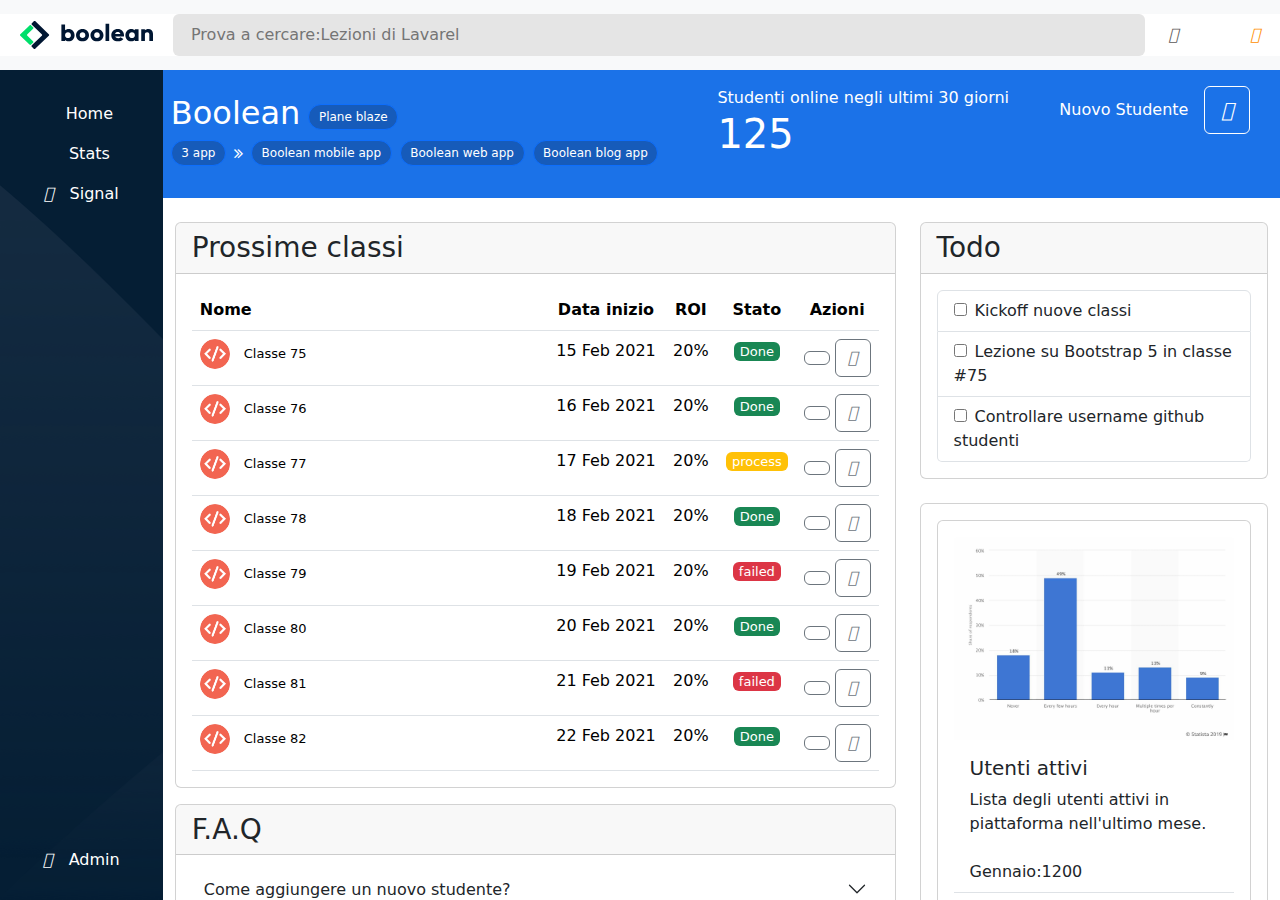
<file: index.html>
<!DOCTYPE html>
<html lang="en">
<head>
    <meta charset="UTF-8">
    <meta name="viewport" content="width=device-width, initial-scale=1.0">
    <title>Dashbord</title>
    <!-- link bootstrap  -->
    <link href="https://cdn.jsdelivr.net/npm/bootstrap@5.3.3/dist/css/bootstrap.min.css" rel="stylesheet" integrity="sha384-QWTKZyjpPEjISv5WaRU9OFeRpok6YctnYmDr5pNlyT2bRjXh0JMhjY6hW+ALEwIH" crossorigin="anonymous">
    <!-- link font awesome  -->
    <link rel="stylesheet" href="https://cdnjs.cloudflare.com/ajax/libs/font-awesome/4.7.0/css/font-awesome.min.css">
    <link rel="stylesheet" href="https://cdnjs.cloudflare.com/ajax/libs/font-awesome/6.5.1/css/all.min.css" integrity="sha512-DTOQO9RWCH3ppGqcWaEA1BIZOC6xxalwEsw9c2QQeAIftl+Vegovlnee1c9QX4TctnWMn13TZye+giMm8e2LwA==" crossorigin="anonymous" referrerpolicy="no-referrer" />
    <!-- link style css  -->
    <link rel="stylesheet" href="style.css">
</head>
<body class="fw-medium">
    <!-- header  -->
    <header class=" ms-bg-light sticky-top ms-header d-flex align-items-center">
        <nav class="container-fluid bg-white ">
        <div class="row align-items-center flex-nowrap  pe-3">
          <div class="col-auto pe-0">
            <div class="bg-white pe-lg-1 ">    
              <img class="d-none d-lg-flex mw-100 pe-3 ps-2"  src="./img/logo.svg" alt="logo-big">
            </div>
            <div class="ms-logo-mobile pe-4 ">
              <img  class="mw-100 d-lg-none img-fluid ps-2"  src="./img/mobile-logo.png" alt="mobilelogo">
            </div>
          </div>
          <div class="col ps-0 ps-3 ps-lg-0">
                <div class="ms-bg-lightgrey d-flex h-100 p-2 d-flex align-items-center gap-2 rounded-2 ms-header-col-center">
                    <i class="fa-solid fa-magnifying-glass ms-icon-glass"></i>
                   
                        <input type="text" id="search"  placeholder="Prova a cercare:Lezioni di Lavarel"  aria-placeholder="10"        class=" w-100  border-0 ms-bg-lightgrey pe-3"> 
                </div>
          </div>
          <div class="col-auto flex-shrink-0 pe-1 ms-icon ">
               <div class="d-flex gap-4 ">
                 <i class="fa-solid fa-list d-none d-sm-none d-md-none d-lg-flex  ms-color-grey"></i>
                 <i class="fa-solid fa-circle-question d-none d-sm-none d-md-none d-lg-flex ms-color-grey"></i>
                 <i class="fa-solid fa-ellipsis-vertical d-none d-sm-none d-md-none d-lg-flex ms-color-grey"></i>
                 <div class="dropdown ">
                  <a class="  text-decoration-none text-success d-flex"  data-bs-toggle="dropdown" aria-expanded="false">
                      <i class="fa-solid fa-bell ms-color-orange ms-icon-fa-bell"></i>
                  </a>
                  <ul class="dropdown-menu ms-dropdown">
                    <li><a class="dropdown-item" href="#">Profilo</a></li>
                    <li><a class="dropdown-item" href="#">Fatturazione</a></li>
                    <li><a class="dropdown-item" href="#">Logout</a></li>
                  </ul>
                </div>
               </div>
          </div>
        </div>
    </nav>
    </header>
    <div class="ms-main d-flex">
        <div class="px-4 py-4 ms-sidebar  text-white flex-shrink-0 d-flex ">
            <div class="container-fluid d-flex flex-column ">
                 <ul class="px-0 ms-ul-sidebar" >
                  <li class="d-flex align-items-center justify-content-center gap-3 p-2"><i class="fa-solid fa-house text-white ms-icon-header-rotate"></i><a  class="text-decoration-none text-white d-none d-lg-block"href="#">Home</a></li>
                  <li class="d-flex align-items-center justify-content-center gap-3 p-2"><i class="fa-solid fa-chart-simple text-white ms-icon-header-rotate"></i><a  class="text-decoration-none text-white d-none d-lg-block"href="#">Stats</a></li>
                  <li class="d-flex align-items-center justify-content-center gap-3 p-2"><i class="fa-solid fa-signal text-white ms-icon-header-rotate"></i><a  class="text-decoration-none text-white d-none d-lg-block"href="#">Signal</a></li>
                </ul>
                  <div class=" mt-auto ms-ul-sidebar">
                    <div class="d-flex justify-content-center align-items-center gap-3 ms-icon-rounded p-1">          
                    <i class="fa-solid fa-gear text-white ms-icon-header-rotate"></i>
                    <a class="text-decoration-none text-white  d-none d-xl-block" href="#">Admin</a> 
                    </div> 
                  </div>
            </div>
        </div>
        <main class="flex-grow-1 overflow-y-auto  " >
            <section class="container-fluid  px-2 py-4  ms-bg-lightblue text-white px-lg-2 py-lg-3 ms-section-hero">
               <div class="row g-3 g-lg-2  pe-lg-3">
                <div class="col-12 col-md-4 col-lg-4 col-xl-6 order-md-0 order-2 ">
                  <div class="row py-2">
                    <div class="col-12 d-flex align-items-center gap-2 ">
                         <h2>Boolean</h2>
                         <button type="button" class="text-nowrap  btn btn-primary rounded-pill ms-bg-blue text-white  d-lg-flex fw-medium"
                         style="--bs-btn-padding-y: .18rem; --bs-btn-padding-x: .6rem; --bs-btn-font-size: .75rem;">
                         Plane blaze
                         </button>
                    </div>
                    <div class="col-12 d-flex align-items-center gap-2 flex-wrap">
                      <button type="button" class="text-nowrap  btn btn-primary rounded-pill ms-bg-blue text-white  d-lg-flex fw-medium"
                      style="--bs-btn-padding-y: .18rem; --bs-btn-padding-x: .6rem; --bs-btn-font-size: .75rem;">
                       3 app
                      </button>
                      <i class="fa fa-angle-double-right"></i>
                      <button type="button" class="text-nowrap  btn btn-primary rounded-pill ms-bg-blue text-white d-lg-none fw-medium"
                      style="--bs-btn-padding-y: .25rem; --bs-btn-padding-x: .6rem; --bs-btn-font-size: .75rem;">
                      <i class="fa-solid fa-plus"></i>
                      </button>
                
                      <button type="button" class="text-nowrap  btn btn-primary rounded-pill ms-bg-blue text-white d-none d-lg-flex fw-medium"
                      style="--bs-btn-padding-y: .18rem; --bs-btn-padding-x: .6rem; --bs-btn-font-size: .75rem;">
                      Boolean mobile app
                      </button>
                      <button type="button" class="text-nowrap  btn btn-primary rounded-pill ms-bg-blue text-white d-none d-lg-flex fw-medium"
                      style="--bs-btn-padding-y: .18rem; --bs-btn-padding-x: .6rem; --bs-btn-font-size: .75rem;">
                      Boolean web app
                      </button>
                      <button type="button" class=" text-nowrap btn btn-primary rounded-pill ms-bg-blue text-white d-none d-lg-flex fw-medium"
                      style="--bs-btn-padding-y: .18rem; --bs-btn-padding-x: .6rem; --bs-btn-font-size: .75rem;">
                      Boolean blog app
                      </button>
                    </div>
                  </div> 
                </div>
                <div class="col-12 col-md-4 col-lg-4 col-xl-4 order-md-0 order-3">
                <div>Studenti online negli ultimi 30 giorni</div>
                <h1>125</h1>
                </div>
                <div class="col-12 col-md-4 col-lg-4 col-xl-2 order-md-0 order-1 d-flex align-items-center gap-3 pb-md-5 ms-row-student ">
                   <div class="text-nowrap">Nuovo Studente</div>
                   <button class="border-white py-2 px-3 rounded-2 border-white ms-bg-lightblue text-white ms-button-student d-flex align-items-center"data-bs-toggle="offcanvas" data-bs-target="#offcanvasRight" aria-controls="offcanvasRight" >
                    <i class="fa-solid fa-plus ms-icon-plus fs-5"></i></button>
                    <div class="offcanvas offcanvas-end border-0" tabindex="-1" id="offcanvasRight" aria-labelledby="offcanvasRightLabel">
                      <div class="offcanvas-header ">
                        <h5 class="offcanvas-title" id="offcanvasRightLabel">Inserisci un nuovo studente</h5>
                        <button type="button" class="btn-close " data-bs-dismiss="offcanvas" aria-label="Close"></button>
                      </div>
                      <div class="offcanvas-body fw-medium">
                        <div class="container">
                          <form class="row g-3">
                            <div class="col-6 ">
                             <label for="inputname" class="form-label">Name</label>
                             <input type="text" class="form-control" id="inputname" >
                            </div>
                            <div class="col-6 ">
                             <label for="inputsecondname" class="form-label">Cognome</label>
                             <input type="text" class="form-control" id="inputsecondname" >
                            </div>
                            <div class="col-6 ">
                              <label for="inputemail" class="form-label">Email</label>
                              <div class="d-flex">
                                <span class="input-group-text rounded-start rounded-0" id="basic-addon1">@</span>          
                              <input type="text" class="form-control rounded-end rounded-0"  aria-label="Username" aria-describedby="basic-addon1">
                              </div>
                            </div>
                            <div class="col-6">
                              <label for="inputPassword4" class="form-label">Password</label>          
                              <input type="password" class="form-control" id="inputPassword4">
                            </div>
                            <div class="col-6 ">
                              <label for="inputemail" class="form-label">Indirizzo email</label>
                              <div class="d-flex">
                                <span class="input-group-text rounded-start rounded-0" id="basic-addon1">@</span>          
                              <input type="text" class="form-control rounded-end rounded-0"  aria-label="Username" aria-describedby="basic-addon1">
                              </div>
                            </div>
                            <div class="col-6">
                              <label for="inputPassword4" class="form-label">Password</label>          
                              <input type="password" class="form-control" id="inputPassword4">
                            </div>
                            <div class="col-12">
                              <label for="inputAddress" class="form-label">Indirizzo</label>
                              <input type="text" class="form-control" id="inputAddress" >
                            </div>
                            <div class="col-6">
                              <label for="inputCity" class="form-label">Città</label>
                              <input type="text" class="form-control" id="inputCity">
                            </div>
                            <div class="col-4">
                              <label for="inputState" class="form-label">Stato</label>
                              <select id="inputState" class="form-select fw-medium">
                                <option selected class="fw-medium">Scegli...</option>
                                <option>...</option>
                              </select>
                            </div>
                            <div class="col-2">
                              <label for="inputcap" class="form-label">CAP</label>
                              <input type="text" class="form-control" id="inputcap">
                            </div>
                           <div class="col-12">
                            <div class="input-group mb-3">
                              <input type="file" class="form-control fw-medium" id="inputGroupFile02">
                            </div>
                           </div>
                            <div class="col-12">
                              <div class="form-check">
                                <input class="form-check-input" type="checkbox" id="gridCheck">
                                <label class="form-check-label" for="gridCheck">
                                  Seleziona per proseguire
                                </label>
                              </div>
                            </div>
                            <div class="col-12">
                              <button type="submit" class="btn btn-primary fw-medium">Salva</button>
                              <button type="reset" class="btn btn-warning fw-medium" >Svuota</button>
                            </div>
                          </form>
                        </div> 
                      </div>
                    </div>
                </div>
               </div>
            </section>
            <section class="container-fluid py-4 ">
                <div class="row gy-4 gx-4">
                    <div class="col-12  col-lg-8">
                        <div class="row gy-3">
                            <div class="col-12">
                                <div class="card w-100" style="width: 18rem;">
                                    <div class="card-header h3">
                                      Prossime classi
                                    </div>
                                    <div class="table-responsive p-3">
                                        <table class="table m-0">
                                         <thead>
                                            <tr >
                                                <th class="ms-w-name-70 ">Nome</th>
                                                <th class=" d-none d-md-table-cell ms-w-10 text-nowrap text-center">Data inizio</th>
                                                <th class="d-none d-md-table-cell ms-w-8 text-center">ROI</th>
                                                <th class="text-center ms-w-25 ms-w-10">Stato</th>
                                                <th class="text-center ms-w-25 ms-w-8">Azioni</th>
                                            </tr>
                                         </thead>
                                         <tbody class="text-center">
                                            <tr class="ms-tr">
                                              <td>
                                                <div class="bg-whites d-flex align-items-center gap-2">
                                                 <img class="img-fluid h-30px rounded-pill" src="./img/class-avatar.jpg" alt="">
                                                 <span>Classe 75</span>
                                               </div>
                                             </td>
                                              <td class="d-none d-md-table-cell text-nowrap">15 Feb 2021</td>
                                              <td class="d-none d-md-table-cell">20%</td>
                                              <td class="text-center">
                                                <span class=" bg-success text-white fw-normal rounded-2 ">Done</span>
                                              </td>
                                              <td class="text-center text-nowrap">
                                                  <button class="btn btn-outline ms-btn-icon">
                                                    <i class="fa-solid fa-pen ms-grey-icon"></i>
                                                  </button>
                                                  <button class="btn btn-outline ms-btn-icon">
                                                    <i class="fa-solid fa-trash ms-grey-icon"></i>
                                                  </button>
                                              </td>
                                            </tr>
                                            <tr class="ms-tr">
                                              <td>
                                                <div class="bg-whites d-flex align-items-center gap-2">
                                                  <img class="img-fluid h-30px rounded-pill" src="./img/class-avatar.jpg" alt="">
                                                  <span>Classe 76</span>
                                                </div>
                                              </td>
                                              <td class="d-none d-md-table-cell text-nowrap">16 Feb 2021</td>
                                              <td class="d-none d-md-table-cell">20%</td>
                                              <td class="text-center">
                                                <span class=" bg-success text-white fw-normal rounded-2 ">Done</span>
                                           </button>
                                              </td>
                                              <td class="text-center text-nowrap">
                                                <button class="btn btn-outline ms-btn-icon">
                                                  <i class="fa-solid fa-pen ms-grey-icon"></i>
                                                </button>
                                                <button class="btn btn-outline ms-btn-icon">
                                                  <i class="fa-solid fa-trash ms-grey-icon"></i>
                                                </button>
                                              </td>
                                            </tr>
                                            <tr class="ms-tr">
                                              <td >
                                                <div class="bg-whites d-flex align-items-center gap-2">
                                                  <img class="img-fluid h-30px rounded-pill" src="./img/class-avatar.jpg" alt="">
                                                  <span>Classe 77</span>
                                                </div>
                                              </td>
                                              <td class="d-none d-md-table-cell text-nowrap">17 Feb 2021</td>
                                              <td class="d-none d-md-table-cell">20%</td>
                                              <td class="text-center">
                                                <span class=" bg-warning text-white fw-normal rounded-2 ">process</span>
                                              </td>
                                              <td class="text-center text-nowrap">
                                                <button class="btn btn-outline ms-btn-icon">
                                                  <i class="fa-solid fa-pen ms-grey-icon"></i>
                                                </button>
                                                <button class="btn btn-outline ms-btn-icon">
                                                  <i class="fa-solid fa-trash ms-grey-icon"></i>
                                                </button>
                                              </td>
                                            </tr>
                                            <tr class="ms-tr">
                                              <td>
                                                <div class="bg-whites d-flex align-items-center gap-2">
                                                  <img class="img-fluid h-30px rounded-pill" src="./img/class-avatar.jpg" alt="">
                                                  <span>Classe 78</span>
                                                </div>
                                              </td>
                                              <td class="d-none d-md-table-cell text-nowrap">18 Feb 2021</td>
                                              <td class="d-none d-md-table-cell">20%</td>
                                              <td class="text-center">
                                                <span class=" bg-success text-white fw-normal rounded-2 ">Done</span>
                                           </button>
                                              </td>
                                              <td class="text-center text-nowrap">
                                                <button class="btn btn-outline ms-btn-icon">
                                                  <i class="fa-solid fa-pen ms-grey-icon"></i>
                                                </button>
                                                <button class="btn btn-outline ms-btn-icon">
                                                  <i class="fa-solid fa-trash ms-grey-icon"></i>
                                                </button>
                                              </td>
                                            </tr>
                                            <tr class="ms-tr">
                                              <td>
                                                <div class="bg-whites d-flex align-items-center gap-2">
                                                  <img class="img-fluid h-30px rounded-pill" src="./img/class-avatar.jpg" alt="">
                                                  <span>Classe 79</span>
                                                </div>
                                              </td>
                                              <td class="d-none d-md-table-cell text-nowrap">19 Feb 2021</td>
                                              <td class="d-none d-md-table-cell" >20%</td>
                                              <td class="text-center">
                                                <span class=" bg-danger text-white fw-normal rounded-2 ">failed</span>
                                              </td>
                                              <td class="text-center text-nowrap">
                                                <button class="btn btn-outline ms-btn-icon">
                                                  <i class="fa-solid fa-pen ms-grey-icon"></i>
                                                </button>
                                                <button class="btn btn-outline ms-btn-icon">
                                                  <i class="fa-solid fa-trash ms-grey-icon"></i>
                                                </button>
                                              </td>
                                            </tr>
                                            <tr class="ms-tr">
                                              <td>
                                                <div class="bg-whites d-flex align-items-center gap-2">
                                                  <img class="img-fluid h-30px rounded-pill" src="./img/class-avatar.jpg" alt="">
                                                  <span>Classe 80</span>
                                                </div>
                                              </td>
                                              <td class="d-none d-md-table-cell text-nowrap">20 Feb 2021</td>
                                              <td class="d-none d-md-table-cell">20%</td>
                                              <td class="text-center" >
                                                <span class=" bg-success text-white fw-normal rounded-2 ">Done</span>
                                              </td>
                                              <td class="text-center text-nowrap">
                                                <button class="btn btn-outline ms-btn-icon">
                                                  <i class="fa-solid fa-pen ms-grey-icon"></i>
                                                </button>
                                                <button class="btn btn-outline ms-btn-icon">
                                                  <i class="fa-solid fa-trash ms-grey-icon"></i>
                                                </button>
                                              </td>
                                            </tr>
                                            <tr class="ms-tr">
                                              <td>
                                                <div class="bg-whites d-flex align-items-center gap-2">
                                                  <img class="img-fluid h-30px rounded-pill" src="./img/class-avatar.jpg" alt="">
                                                  <span>Classe 81</span>
                                                </div>
                                              </td>
                                              <td class="d-none d-md-table-cell text-nowrap">21 Feb 2021</td>
                                              <td class="d-none d-md-table-cell">20%</td>
                                              <td class="text-center">
                                                <span class=" bg-danger text-white fw-normal rounded-2 ">failed</span>
                                              </td>
                                              <td class="text-center text-nowrap">
                                                <button class="btn btn-outline ms-btn-icon">
                                                  <i class="fa-solid fa-pen ms-grey-icon"></i>
                                                </button>
                                                <button class="btn btn-outline ms-btn-icon">
                                                  <i class="fa-solid fa-trash ms-grey-icon"></i>
                                                </button>
                                              </td>
                                            </tr>
                                            <tr class="ms-tr">
                                              <td>
                                                <div class="bg-whites d-flex align-items-center gap-2">
                                                  <img class="img-fluid h-30px rounded-pill" src="./img/class-avatar.jpg" alt="">
                                                  <span>Classe 82</span>
                                                </div>
                                              </td>
                                              <td class="d-none d-md-table-cell text-nowrap">22 Feb 2021</td>
                                              <td class="d-none d-md-table-cell">20%</td>
                                              <td class="text-center">
                                                <span class=" bg-success text-white fw-normal rounded-2 ">Done</span>
                                              </td>
                                              <td class="text-center text-nowrap">
                                                <button class="btn btn-outline ms-btn-icon">
                                                  <i class="fa-solid fa-pen ms-grey-icon"></i>
                                                </button>
                                                <button class="btn btn-outline ms-btn-icon">
                                                  <i class="fa-solid fa-trash ms-grey-icon"></i>
                                                </button>
                                              </td>
                                            </tr>
                                         </tbody>
                                        </table>
                                      </div>
                                  </div>
                            </div>
                            <div class="col-12 ">
                                <div class="card w-100" style="width: 18rem;">
                                    <div class="card-header h3">
                                      F.A.Q
                                    </div>
                                    <div class="accordion accordion-flush p-2" id="accordionFlushExample">
                                        <div class="accordion-item">
                                          <h2 class="accordion-header">
                                            <button class="accordion-button collapsed fw-medium " type="button" data-bs-toggle="collapse" data-bs-target="#flush-collapseOne" aria-expanded="false" aria-controls="flush-collapseOne">
                                            Come aggiungere un nuovo studente?
                                            </button>
                                          </h2>
                                          <div id="flush-collapseOne" class="accordion-collapse collapse fw-medium" data-bs-parent="#accordionFlushExample">
                                            <div class="accordion-body">Clicca sul + in alto nella sezione blu.*</div>
                                          </div>
                                        </div>
                                        <div class="accordion-item">
                                          <h2 class="accordion-header">
                                            <button class="accordion-button collapsed fw-medium" type="button" data-bs-toggle="collapse" data-bs-target="#flush-collapseTwo" aria-expanded="false" aria-controls="flush-collapseTwo">
                                             Come posso accedere alle informazioni del mio account?
                                            </button>
                                          </h2>
                                          <div id="flush-collapseTwo" class="accordion-collapse collapse fw-medium" data-bs-parent="#accordionFlushExample">
                                            <div class="accordion-body">Clicca sull'icona della campanella.</div>
                                          </div>
                                        </div>
                                        <div class="accordion-item">
                                          <h2 class="accordion-header">
                                            <button class="accordion-button collapsed fw-medium" type="button" data-bs-toggle="collapse" data-bs-target="#flush-collapseThree" aria-expanded="false" aria-controls="flush-collapseThree">
                                            Posso usare questa dashbord da mobile?
                                            </button>
                                          </h2>
                                          <div id="flush-collapseThree" class="accordion-collapse collapse fw-medium" data-bs-parent="#accordionFlushExample">
                                            <div class="accordion-body">Placeholder content for this accordion, which is intended to demonstrate the <code>.accordion-flush</code> class. This is the third item's accordion body. Nothing more exciting happening here in terms of content, but just filling up the space to make it look, at least at first glance, a bit more representative of how this would look in a real-world application.</div>
                                          </div>
                                        </div>
                                      </div>
                                  </div>
                            </div>
                        </div>
                    </div>
                    <div class="col-12  col-lg-4">
                        <div class="row gy-4 gx-4">
                            <div class="col-12">
                                <div class="card w-100" style="width: 18rem;">
                                    <div class="card-header h3">
                                      Todo
                                    </div>
                                    <ul class="list-group p-3 " >
                                        <li class="list-group-item  fw-medium"><input type="checkbox" class="me-2 " >Kickoff nuove classi</li>
                                        <li class="list-group-item fw-medium"><input type="checkbox" class="me-2 ">Lezione su Bootstrap 5 in classe #75 </li>
                                        <li class="list-group-item fw-medium"><input type="checkbox"class="me-2 ">Controllare username github studenti</li>
                                     </ul>
                                  </div>
                            </div>
                            <div class="col-12 ">
                                <div class="card w-100 p-3 " style="width: 18rem;">
                                    <div class="card">
                                        <div class="card-body">
                                            <img src="./img/stats.jpeg" class="card-img-top" alt="...">
                                            <div class="card-body">
                                              <h5 class="card-title">Utenti attivi</h5>
                                              <p class="card-text fw-medium">Lista degli utenti attivi in piattaforma nell'ultimo mese.</p>
                                            </div>
                                            <ul class="list-group list-group-flush ">
                                              <li class="list-group-item fw-medium">Gennaio:1200</li>
                                              <li class="list-group-item fw-medium">Febbraio:800</li>
                                              <li class="list-group-item fw-medium">Marzo:1500</li>
                                            </ul>
                                            <div class="card-body">
                                              <a href="#" class="card-link">Visualizza report approfondito</a>
                                            </div>
                                        </div>
                                      </div>
                                  </div>
                            </div>
                        </div>
                    </div>
                </div>
            </section>
     </main>
    </div>
    <!-- link script  -->
    <script src="https://cdn.jsdelivr.net/npm/bootstrap@5.3.3/dist/js/bootstrap.bundle.min.js" integrity="sha384-YvpcrYf0tY3lHB60NNkmXc5s9fDVZLESaAA55NDzOxhy9GkcIdslK1eN7N6jIeHz" crossorigin="anonymous"></script>
    <!-- /link script  -->
</body>
</html>
</file>
<file: style.css>
.ms-header{
    height: 70px;
}


body{
    height: 100vh;
}
.ms-main{
    height: calc(100% - 70px);
}
.ms-bg-lightblue{
    background-color: #1b72e8;
}

.ms-sidebar{
    background-image: url("./img/sidebar-bg.png");
    background-color: #051e34;
}

.ms-logo-mobile>img{
   height: 50px;
}



/* ----color-----  */
.ms-bg-light{
    background-color: #f8f9fa;
}

.ms-bg-lightgrey{
    background-color: #e5e5e5;
}
.ms-bg-darkblue{
    background-color: #051e34;
}
.ms-color-grey{
    color: #5b5858;
}
.ms-color-orange{
    color: #ff8f00;
}
.ms-bg-blue{
    background-color: #165bba;
}

.ms-grey-icon{
    color: #6c757d;
}

.ms-btn-icon{
    border: 1px solid #6c757d;
}


.ms-icon-header-rotate{
 
    transition: width 1s, height 1s, transform 1s;
}

.ms-icon-fa-bell:hover,
.ms-header-col-center:hover .ms-icon-glass{
    transform: scale(1.4);
    cursor: pointer;
}

.ms-icon i:hover{
    transform: scale(1.2);
}
.ms-dropdown>a:hover {
    background-color: rgba(25, 25, 215, 0.901);
}

.ms-ul-sidebar:hover .ms-icon-rounded,
.ms-ul-sidebar li:hover{
    background-color: rgba(110, 106, 106,0.3);
    transform: scale(1.3);
 
}

span{
    font-size: 13px;
    padding: 2px 6px;
}
.ms-section-hero .btn:hover{
    background-color: rgba(47, 19, 255, 0.928);
    border-color: white;
}

.ms-button-student:hover{
    box-shadow: rgba(0, 0, 0, 0.24) 0px 3px 8px;
}
.ms-btn-icon:hover{
    border-color: #6c757d;
   
    box-shadow: rgba(0, 0, 0, 0.24) 0px 3px 8px;s
}

.ms-tr:hover{
    --bs-table-bg:rgba(110, 106, 106,0.3);
}



.ms-button-student:hover .ms-icon-plus{
    color: black;
}

.ms-button-student{
    border: 1px solid white;
}

.h-30px{
    height: 30px;
    background-color: white;
}
.ms-button-student:active{
    border-color: black;
}





@media (min-width: 992px) { 
    .offcanvas.offcanvas-end{
        width: 40%;
    }
    .ms-row-student{
        justify-content: center;
        padding-right: 2rem;
        gap: 2rem;
    }
    .ms-w-name-70{
        width: 65%;
    }
    .ms-w-10{
        width: 10%;
    }
    .ms-w-8{
        width: 8%;
    }
    .ms-w-5{
        width: 5%;
    }
 }






  @media (max-width: 991.98px) { 
     
 .ms-w-name-70{
    width: 35%;
 }
 .offcanvas.offcanvas-end{
    width: 100%;
}

    
  }
  @media (max-width: 767.98px) { 
    .ms-w-25{
        width: 25%;
    }
    .ms-w-name{
        width: 50%;
    }
    .ms-w-off{
        width: 100%;
    }
 
  }
 
  @media (min-width: 768px) { 
    .ms-row-student{
        justify-content: center;
    }
   }
</file>
